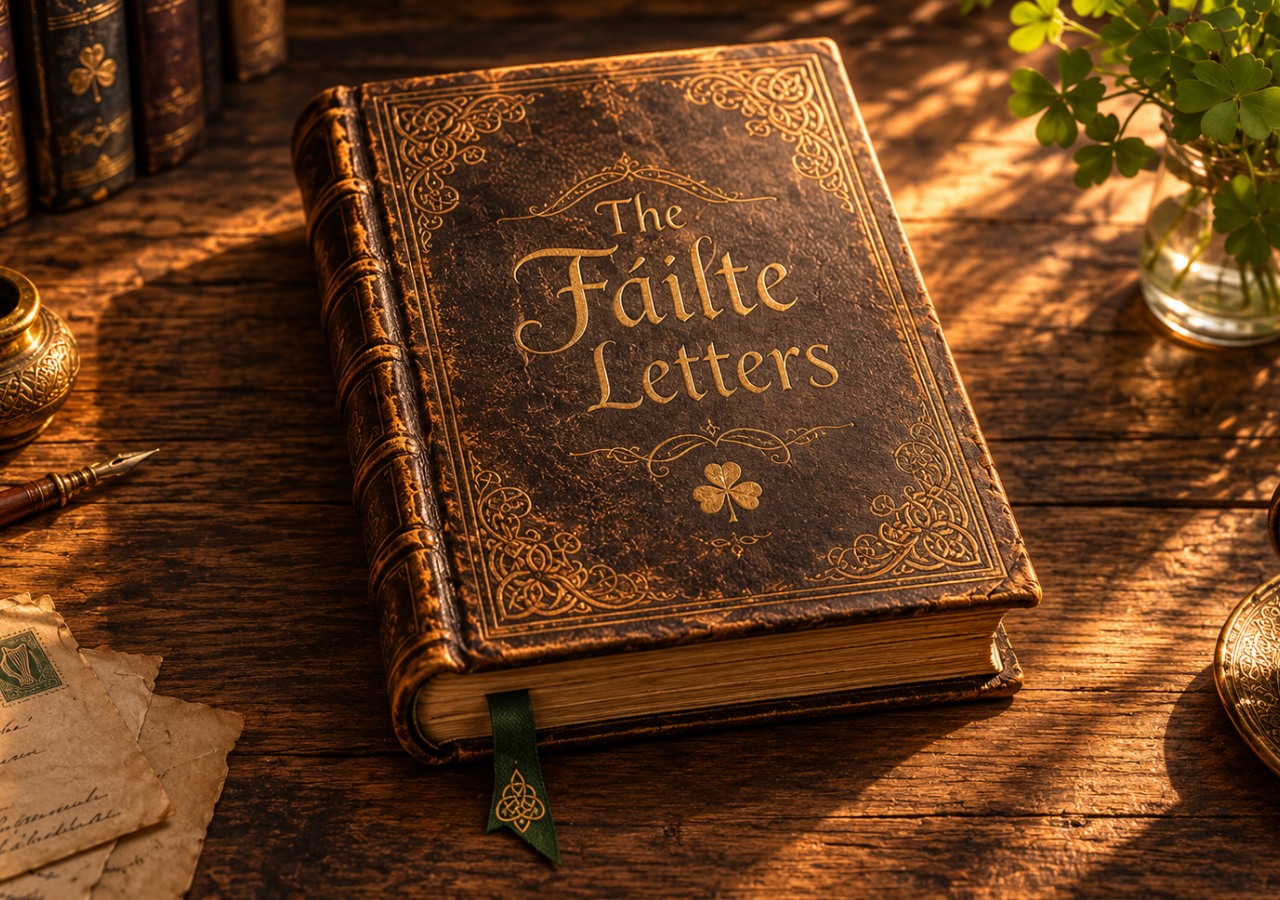
<file: index.html>
<!DOCTYPE html>
<html lang="en">
<head>
    <meta charset="UTF-8">
    <meta name="viewport" content="width=device-width, initial-scale=1.0">
    <title>The Fáilte Letters</title>

    <link rel="stylesheet" href="css/style.css">
</head>

<body>

    <main class="desk-scene">

        <!-- Landing page desk background -->
        <img
            src="images/desk-background.png"
            class="desk-background"
            alt="A desk with The Fáilte Letters resting upon it"
        >

        <!-- Book and archive -->
        <div class="book-shell" id="bookShell">

            <!-- Full-screen open book scene -->
            <div class="inside" id="inside">

                <img
                    src="Open book background.png"
                    class="open-book-image"
                    alt="The open pages of The Fáilte Letters"
                >

                <!-- Interactive archive content -->
                <div class="archive-content">

                    <div class="left-page">
                        <div class="page-inner" id="leftContent"></div>
                    </div>

                    <div class="right-page">
                        <div class="page-inner" id="rightContent"></div>
                    </div>

                </div>

            </div>

            <!-- Clickable book cover on landing page -->
            <button
                type="button"
                class="cover"
                id="openBookButton"
                onclick="openBook()"
                aria-label="Open The Fáilte Letters"
            >
                <span>Open me</span>
            </button>

        </div>

    </main>

    <!-- Archive functionality -->
    <script src="js/archive.js" defer></script>

</body>
</html>
</file>
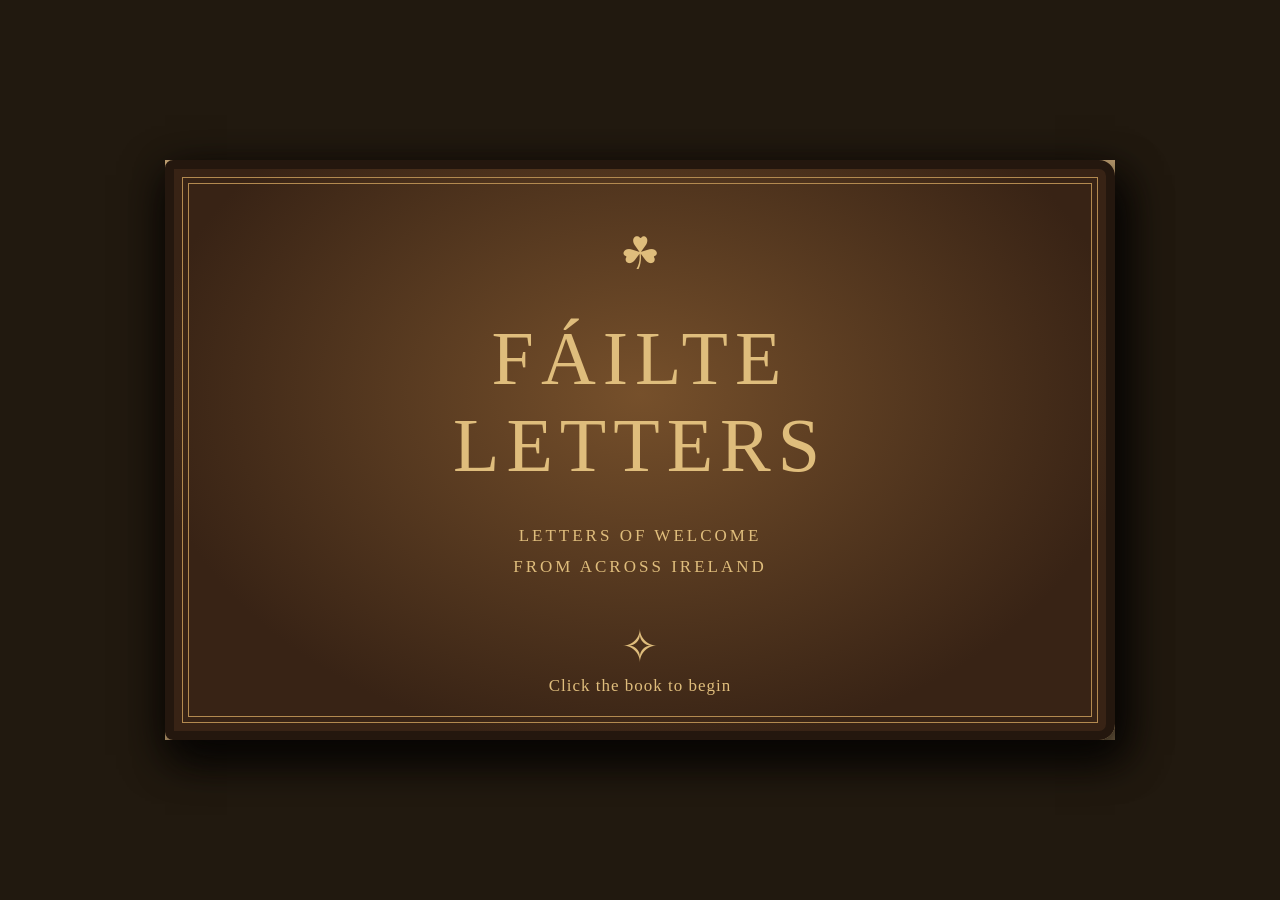
<file: Index.html>
<!DOCTYPE html>
<html lang="en">
<head>
<meta charset="UTF-8">
<meta name="viewport" content="width=device-width, initial-scale=1.0">
<title>Fáilte Letters – A Place for You</title>

<style>
* { box-sizing: border-box; }

body {
  margin: 0;
  min-height: 100vh;
  background: #21190f;
  color: #49351f;
  font-family: Georgia, serif;
  display: flex;
  justify-content: center;
  align-items: center;
  padding: 30px 15px;
}

.book {
  width: min(950px, 96vw);
  min-height: 580px;
  position: relative;
  perspective: 1800px;
}

.cover {
  position: absolute;
  inset: 0;
  background:
    radial-gradient(ellipse at 50% 40%, #76502b, #382315 75%);
  border: 9px solid #24170e;
  border-radius: 8px 16px 16px 8px;
  box-shadow: 12px 18px 40px #080604;
  color: #dfbd7c;
  display: flex;
  flex-direction: column;
  justify-content: center;
  align-items: center;
  text-align: center;
  cursor: pointer;
  transition: transform 1.3s ease;
  transform-origin: left center;
  z-index: 3;
  padding: 30px;
}

.cover::before {
  content: "";
  position: absolute;
  inset: 14px;
  border: 1px solid #b38a50;
  outline: 1px solid #b38a50;
  outline-offset: 5px;
  pointer-events: none;
}

.cover.open {
  transform: rotateY(-115deg);
  pointer-events: none;
}

.cover h1 {
  font-size: clamp(42px, 7vw, 76px);
  font-weight: normal;
  letter-spacing: 7px;
  margin: 15px 0;
}

.cover p {
  font-size: 17px;
  letter-spacing: 3px;
  line-height: 1.8;
}

.clover {
  font-size: 45px;
  margin: 20px;
}

.open-prompt {
  position: absolute;
  bottom: 35px;
  font-size: 17px;
  letter-spacing: 1px;
  animation: glow 2s infinite alternate;
}

@keyframes glow {
  from { opacity: .55; }
  to { opacity: 1; }
}

.inside {
  background: #c5a575;
  padding: 18px;
  min-height: 580px;
  display: grid;
  grid-template-columns: 1fr 1fr;
  gap: 5px;
  box-shadow: 0 15px 40px #080604;
}

.page {
  background:
    linear-gradient(90deg, #e6d5b5, #f4e8cf 15%, #ead9b8);
  padding: 35px 25px;
  min-height: 540px;
  text-align: center;
  box-shadow: inset 0 0 20px #b69a70;
}

.page h2 {
  font-weight: normal;
  font-size: 25px;
  letter-spacing: 2px;
}

.page p {
  line-height: 1.7;
}

.map {
  font-size: 105px;
  margin: 45px 0 15px;
}

.counties {
  display: grid;
  grid-template-columns: 1fr 1fr;
  gap: 10px;
  margin-top: 30px;
}

.counties button {
  background: #f1e4cb;
  border: 1px solid #b89b6d;
  padding: 13px 5px;
  font-family: Georgia, serif;
  color: #49351f;
  cursor: pointer;
}

.counties button:hover {
  background: #d9c39b;
}

#message {
  margin-top: 30px;
  font-style: italic;
}

.back {
  margin-top: 25px;
  background: none;
  border: none;
  color: #76502b;
  text-decoration: underline;
  cursor: pointer;
  font-family: Georgia, serif;
}

@media(max-width:600px) {
  .book { min-height: 650px; }
  .inside {
    grid-template-columns: 1fr;
  }
  .page { min-height: 280px; }
  .cover { padding: 20px; }
}
</style>
</head>

<body>

<div class="book">

  <div class="inside">
    <section class="page">
      <h2>WELCOME TO IRELAND</h2>
      <p>A collection of letters from across Ireland.</p>
      <div class="map">☘</div>
      <p>Every letter. Every county. Every voice matters.</p>
    </section>

    <section class="page">
      <h2>DISCOVER THE LETTERS</h2>
      <p>Choose a county to begin exploring.</p>

      <div class="counties">
        <button onclick="choose('Dublin')">Dublin</button>
        <button onclick="choose('Galway')">Galway</button>
        <button onclick="choose('Mayo')">Mayo</button>
        <button onclick="choose('Cork')">Cork</button>
        <button onclick="choose('Kerry')">Kerry</button>
        <button onclick="choose('Donegal')">Donegal</button>
      </div>

      <p id="message">Your next letter is waiting.</p>
      <button class="back" onclick="closeBook()">Close the book</button>
    </section>
  </div>

  <div class="cover" id="cover" onclick="openBook()">
    <div class="clover">☘</div>
    <h1>FÁILTE<br>LETTERS</h1>
    <p>LETTERS OF WELCOME<br>FROM ACROSS IRELAND</p>
    <div class="clover">✧</div>
    <div class="open-prompt">Click the book to begin</div>
  </div>

</div>

<script>
function openBook() {
  document.getElementById("cover").classList.add("open");
}

function closeBook() {
  document.getElementById("cover").classList.remove("open");
}

function choose(county) {
  document.getElementById("message").textContent =
    "You have chosen " + county + ". Letters from this county will appear here.";
}
</script>

</body>
</html>
</file>
<file: css/style.css>
:root {
    --ink: #493821;
    --gold: #b8955d;
    --paper: #f3e7cd;
    --green: #687653;
}

* {
    box-sizing: border-box;
}

html,
body {
    margin: 0;
    width: 100%;
    min-height: 100%;
    font-family: Georgia, "Times New Roman", serif;
}

body {
    overflow-x: hidden;
    background: #21170f;
}

/* LANDING DESK */

.desk-scene {
    position: relative;
    width: 100%;
    height: 100vh;
    height: 100svh;
    min-height: 500px;
    display: flex;
    align-items: center;
    justify-content: center;
    overflow: hidden;
    isolation: isolate;
    background: #21170f;
}

.desk-background {
    position: absolute;
    inset: 0;
    width: 100%;
    height: 100%;
    object-fit: cover;
    object-position: center center;
    z-index: 0;
}

/* BOOK POSITION */

.book-shell {
    position: absolute;
    inset: 0;
    width: 100%;
    height: 100%;
    z-index: 1;
}

/* CLOSED BOOK CLICK AREA */

.cover {
    position: absolute;
    z-index: 10;

    left: 24%;
    top: 4%;
    width: 53%;
    height: 78%;

    padding: 0;
    border: 0;
    background: transparent;
    cursor: pointer;
    color: transparent;
    transition: opacity .6s ease;
}

.cover span {
    position: absolute;
    left: 50%;
    top: 50%;
    transform: translate(-50%, -50%);

    color: #f1d18d;
    font-size: clamp(15px, 2vw, 21px);
    letter-spacing: 3px;
    white-space: nowrap;

    opacity: 0;
    text-shadow:
        0 0 10px #f4d28e,
        0 0 24px #d7a54f;

    transition: opacity .3s ease;
    pointer-events: none;
}

.cover:hover span,
.cover:focus-visible span {
    opacity: 1;
}

.cover:focus-visible {
    outline: 1px solid #e3c991;
}

.cover.open {
    opacity: 0;
    visibility: hidden;
    pointer-events: none;
}

/* FULL-SCREEN OPEN BOOK SCENE */

.inside {
    position: absolute;
    inset: 0;
    z-index: 20;

    width: 100%;
    height: 100%;

    background: #21170f;

    visibility: hidden;
    opacity: 0;
    pointer-events: none;

    transition: opacity .65s ease;
}

.inside.archive-open {
    visibility: visible;
    opacity: 1;
    pointer-events: auto;
}

/* OPEN BOOK BACKGROUND IMAGE */

.open-book-image {
    position: absolute;
    inset: 0;
    z-index: 0;

    display: block;
    width: 100%;
    height: 100%;

    object-fit: cover;
    object-position: center center;
}

/* CONTENT ON THE BOOK PAGES */

.archive-content {
    position: absolute;
    left: 8%;
    top: 8%;
    width: 84%;
    height: 83%;

    display: grid;
    grid-template-columns: 1fr 1fr;
    gap: 3%;

    z-index: 2;
}

.left-page,
.right-page {
    position: relative;
    min-width: 0;
    height: 100%;
    overflow-y: auto;
    text-align: center;
    padding: 5% 6%;
}

.page-inner {
    position: relative;
    z-index: 2;
}

/* TYPOGRAPHY */

.eyebrow {
    font-size: 10px;
    letter-spacing: 3px;
    text-transform: uppercase;
    color: #8b704c;
    margin: 4px 0 12px;
}

.page-inner h2 {
    font-size: clamp(17px, 2vw, 27px);
    font-weight: normal;
    letter-spacing: 1px;
    text-transform: uppercase;
    margin: 0 0 12px;
    color: var(--ink);
}

.page-intro {
    font-size: clamp(11px, 1.1vw, 14px);
    line-height: 1.65;
    color: #786348;
    margin: 0 auto 14px;
    max-width: 330px;
}

.ornament {
    color: #a48656;
    font-size: 18px;
    letter-spacing: 7px;
    margin: 10px 0;
}

/* MAP */

.map-wrap {
    max-width: 220px;
    margin: 5px auto;
}

.ireland-map {
    width: 100%;
    height: auto;
    max-height: 210px;
    filter: drop-shadow(0 5px 3px rgba(67, 53, 30, .16));
}

.map-caption {
    font-size: 11px;
    font-style: italic;
    color: #806b4d;
    margin: 5px 0 10px;
}

/* COUNTY SELECTOR */

.county-grid {
    display: grid;
    grid-template-columns: repeat(4, 1fr);
    gap: 4px;
    margin: 10px auto 0;
    max-width: 360px;
}

.county-grid button {
    padding: 6px 2px;
    font-size: 10px;
    border: 1px solid rgba(157, 123, 75, .48);
    background: rgba(248, 239, 219, .8);
    color: #59452d;
    cursor: pointer;
    font-family: inherit;
}

.county-grid button:hover,
.county-grid button.active {
    background: #dfc99e;
    border-color: #a98751;
}

/* LETTER CATEGORIES */

.category-list {
    display: grid;
    gap: 8px;
    margin: 16px auto 0;
    max-width: 390px;
    text-align: left;
}

.category-card {
    width: 100%;
    display: grid;
    grid-template-columns: 30px 1fr 14px;
    gap: 8px;
    align-items: center;

    padding: 9px;
    text-align: left;

    border: 1px solid rgba(157, 123, 75, .48);
    background: rgba(248, 239, 219, .75);
    color: #59452d;
    cursor: pointer;
    font-family: inherit;
}

.category-card:hover {
    background: #dfc99e;
}

.category-icon {
    font-size: 19px;
    text-align: center;
    color: #687653;
}

.category-card strong {
    display: block;
    font-weight: normal;
    font-size: 12px;
    margin-bottom: 3px;
}

.category-card small {
    display: block;
    font-size: 10px;
    line-height: 1.35;
    color: #806b4d;
}

.chevron {
    color: #a3834e;
    font-size: 18px;
}

.notice {
    font-size: 10px;
    line-height: 1.5;
    color: #8c7656;
    margin: 12px auto;
    max-width: 320px;
}

/* LETTERS */

.letter-list {
    display: grid;
    gap: 8px;
    margin: 15px auto;
}

.letter-row {
    padding: 10px;
    text-align: left;
    background: rgba(255, 250, 237, .75);
    border: 1px solid rgba(157, 123, 75, .4);
}

.letter-row button {
    border: 0;
    background: none;
    color: inherit;
    padding: 0;
    text-align: left;
    cursor: pointer;
    width: 100%;
    font-family: inherit;
}

.letter-row strong {
    font-size: 13px;
    font-weight: normal;
    display: block;
    margin-bottom: 4px;
}

.letter-row small {
    font-size: 10px;
    color: #806b4d;
}

.letter-body {
    font-size: 13px;
    line-height: 1.7;
    text-align: left;
    white-space: pre-line;
    margin: 15px auto;
    color: #5b4932;
}

.letter-signoff {
    font-style: italic;
    text-align: right;
    color: #8a704b;
    font-size: 12px;
}

.empty-note {
    font-size: 13px;
    line-height: 1.7;
    font-style: italic;
    color: #806b4d;
    padding: 15px 8px;
}

.back-button {
    border: 0;
    background: transparent;
    color: #8c7048;
    text-decoration: underline;
    cursor: pointer;
    font-family: inherit;
    font-size: 12px;
    padding: 8px;
}

.back-button:hover {
    color: #493821;
}

/* MOBILE */

@media (max-width: 720px) {

    .cover {
        left: 20%;
        top: 7%;
        width: 61%;
        height: 70%;
    }

    .inside {
        width: 100%;
        height: 100%;
        max-height: none;
        overflow-y: auto;
        overflow-x: hidden;
    }

    .open-book-image {
        display: block;
        position: fixed;
        inset: 0;
        width: 100%;
        height: 100%;
        object-fit: cover;
        object-position: center center;
    }

    .archive-content {
        position: relative;
        left: auto;
        top: auto;
        width: 100%;
        height: auto;

        display: grid;
        grid-template-columns: 1fr;
        gap: 12px;

        padding: 18px 12px;
    }

    .left-page,
    .right-page {
        min-height: 440px;
        height: auto;
        padding: 25px 18px;

        background: rgba(243, 231, 205, .90);
        border: 1px solid #c7ad82;
    }

    .map-wrap {
        max-width: 190px;
    }

    .county-grid {
        grid-template-columns: repeat(4, 1fr);
    }

    .category-card {
        padding: 10px;
    }
}

/* REDUCED MOTION */

@media (prefers-reduced-motion: reduce) {
    *,
    *::before,
    *::after {
        transition: none !important;
        animation: none !important;
    }

    
/* =====================================
   FULL-SCREEN OPEN BOOK BACKGROUND
   ===================================== */

.inside.archive-open {
    position: fixed !important;
    inset: 0 !important;
    width: 100vw !important;
    height: 100vh !important;
    height: 100svh !important;
    max-height: none !important;
    z-index: 9999 !important;
    background: #21170f;
    overflow-y: auto;
    overflow-x: hidden;
}

.open-book-image {
    position: absolute !important;
    inset: 0 !important;
    width: 100% !important;
    height: 100% !important;
    max-width: none !important;
    max-height: none !important;
    object-fit: cover !important;
    object-position: center center !important;
    display: block !important;
    z-index: 0 !important;
}

.archive-content {
    position: absolute;
    z-index: 2;
}

/* Mobile full-screen background */
@media (max-width: 720px) {
    .inside.archive-open {
        position: fixed !important;
        inset: 0 !important;
        width: 100vw !important;
        height: 100vh !important;
        height: 100svh !important;
    }

    .open-book-image {
        position: fixed !important;
        inset: 0 !important;
        width: 100vw !important;
        height: 100vh !important;
        height: 100svh !important;
        object-fit: cover !important;
    }

    .archive-content {
        position: relative;
        width: 100%;
        height: auto;
    }
}

}
</file>
